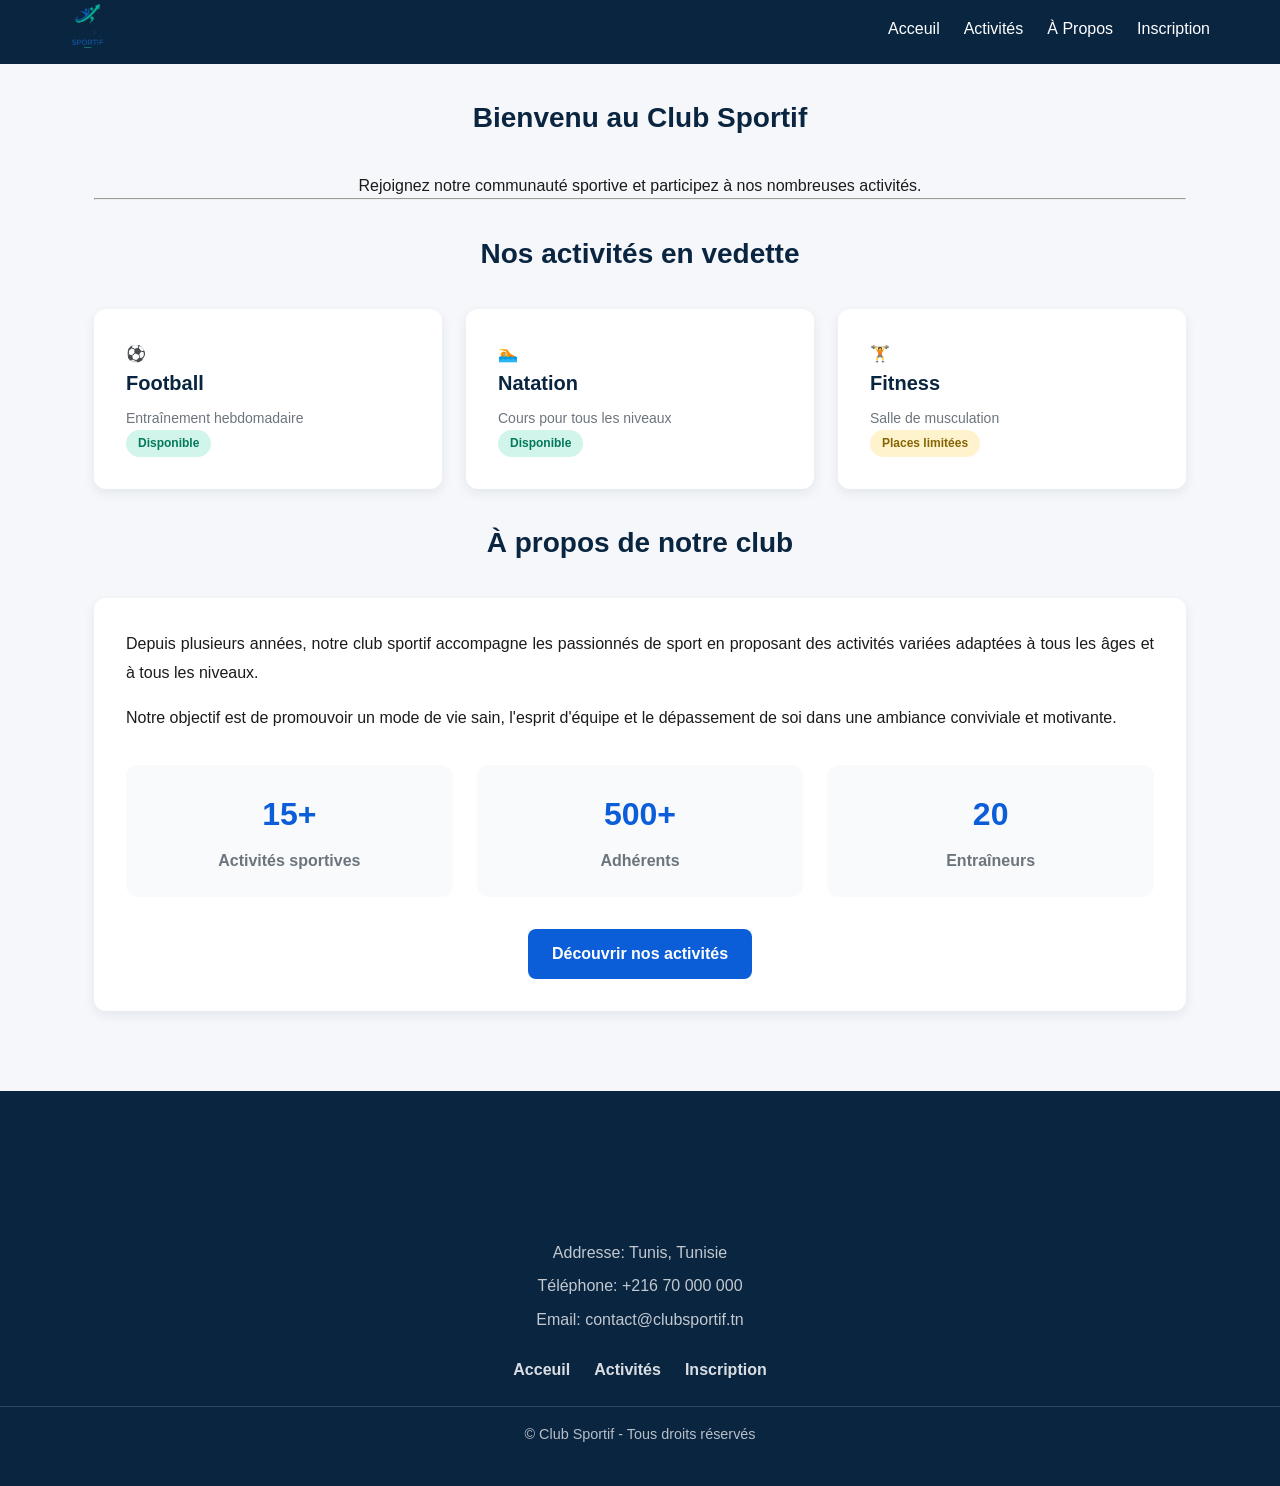
<file: FrontOffice/index.html>
<!DOCTYPE html>
<html lang="fr">

<head>
    <meta charset="UTF-8">
    <meta name="viewport" content="width=device-width, initial-scale=1.0">
    <title>Acceuil</title>
    <link rel="stylesheet" href="../assets/css/style.css">
</head>

<body id="homepage-body">
    <header>

        <nav class="navbar">
            <div class="navbar-inner">
                <a href="#"><img src="../assets/img/logo.png" alt="club logo"></a>

                <div class="navbar-links">
                    <a href="#">Acceuil</a>
                    <a href="#">Activités</a>
                    <a href="#">À Propos</a>
                    <a href="#">Inscription</a>
                </div>
            </div>
        </nav>
    </header>

    <main>
        <div class="container">
            <h2>Bienvenu au Club Sportif</h2>
            <p class="center-text">Rejoignez notre communauté sportive et participez à nos nombreuses activités.</p>
            <hr>
            <h2>Nos activités en vedette</h2>


            <div class="grid-cards act-list">
                <div class="act-card">
                    <p class="icon">&#9917</p>
                    <h3>Football</h3>
                    <p class="muted">Entraînement hebdomadaire</td>
                    <p class="badge badge-paye">Disponible</p>
                </div>

                <div class="act-card">
                    <p class="icon">&#127946</p>
                    <h3>Natation</h3>
                    <p class="muted">Cours pour tous les niveaux</p>
                    <p class="badge badge-paye">Disponible</p>
                </div class="act-card">

                <div class="act-card">
                    <p class="icon">&#127947</p>
                    <h3>Fitness</h3>
                    <p class="muted">Salle de musculation</p>
                    <p class="badge badge-attente">Places limitées</p>
                </div>
            </div>


            <h2>À propos de notre club</h2>
            <div class="about-card about">
                <p class="about-text">Depuis plusieurs années, notre club sportif accompagne les passionnés de sport en
                    proposant des
                    activités
                    variées adaptées à tous les âges et à tous les niveaux.</p>
                <p class="about-text">Notre objectif est de promouvoir un mode de vie sain, l'esprit d'équipe et le
                    dépassement de soi dans
                    une
                    ambiance conviviale et motivante.</p>

                <div class="about-stats">
                    <div class="stat-card">
                        <p class="stat-number">15+</p>
                        <p class="stat-label">Activités sportives</p>
                    </div>
                    <div class="stat-card">
                        <p class="stat-number">500+</p>
                        <p class="stat-label">Adhérents</p>
                    </div>
                    <div class="stat-card">
                        <p class="stat-number">20</p>
                        <p class="stat-label">Entraîneurs</p>
                    </div>
                </div>
                <div class="about-action">
                    <a class="btn btn-primary about-btn" href="#">Découvrir nos activités</a>
                </div>

            </div>

        </div>
    </main>

    <footer>
        <div class="footer-container">
            <h2>Contact</h2>
            <div class="footer-contact">

                <div>
                    <p>Addresse: Tunis, Tunisie</p>
                </div>
                <div>
                    <p>Téléphone: +216 70 000 000</p>
                </div>
                <div>
                    <p>Email: contact@clubsportif.tn</p>
                </div>
            </div>
            <div>

            </div>
            <div class="footer-links">
                <a href="#">Acceuil</a>
                <a href="#">Activités</a>
                <a href="#">Inscription</a>
            </div>

            <p class="footer-bottom">© Club Sportif - Tous droits réservés</p>

        </div>



    </footer>
</body>

</html>
</file>
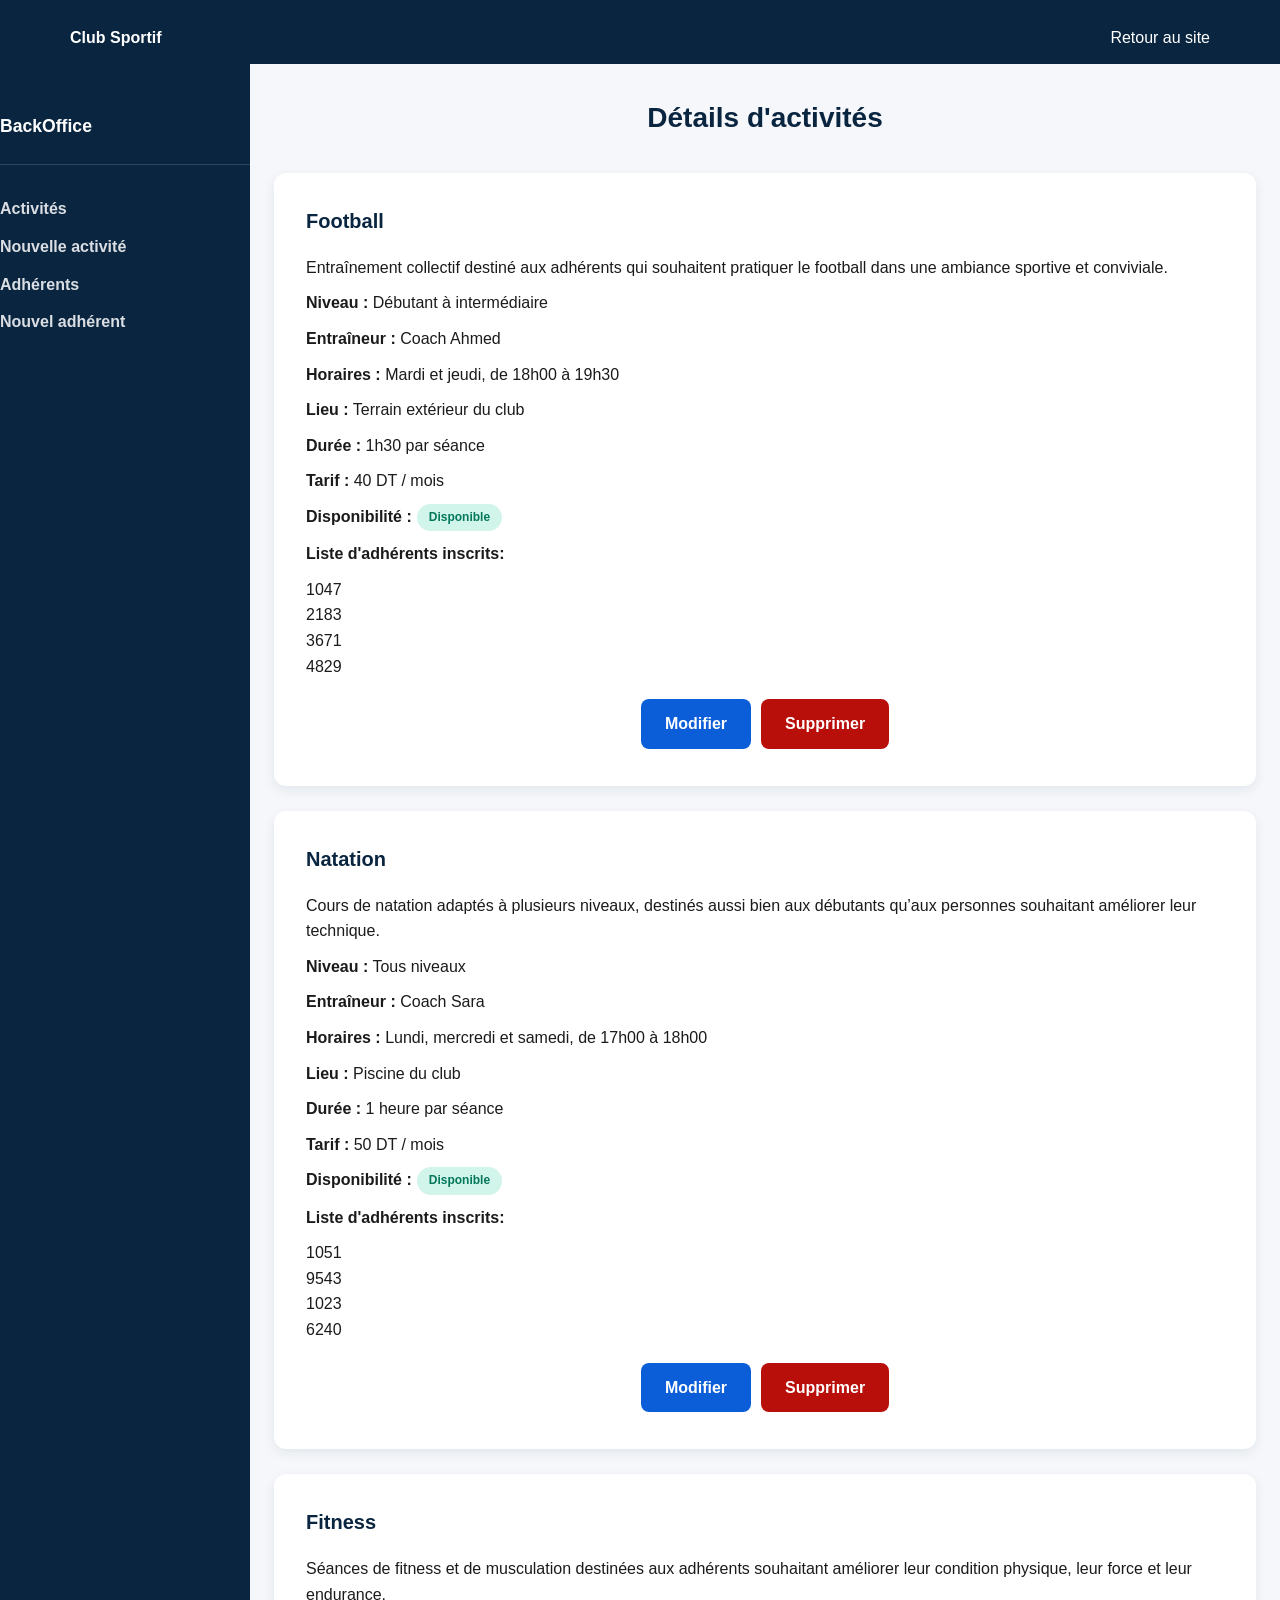
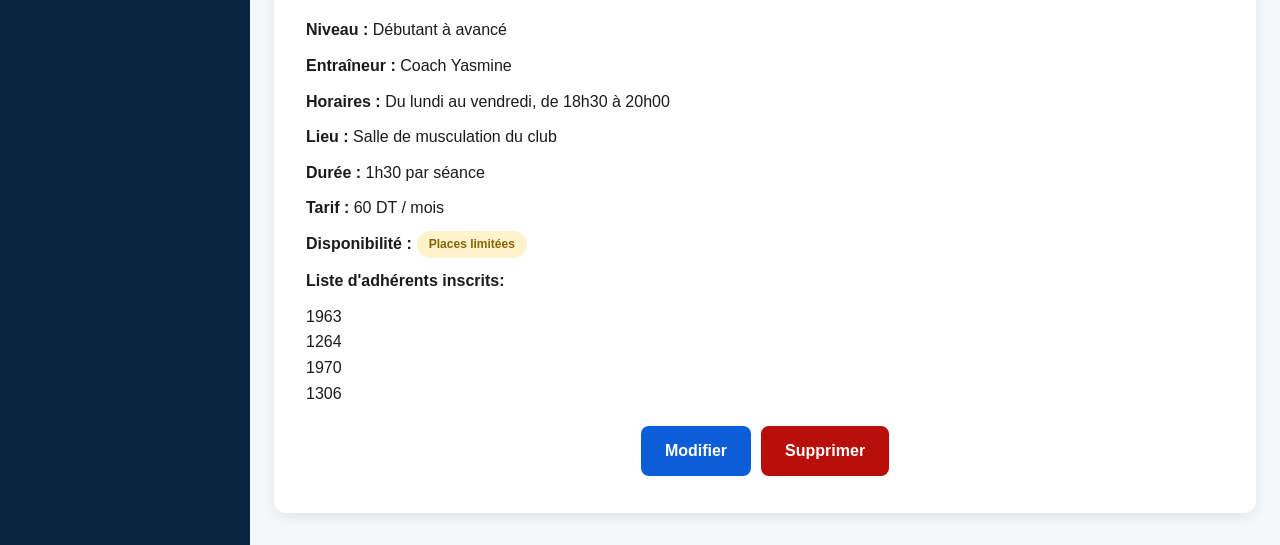
<file: BackOffice/activite-detail.html>
<!DOCTYPE html>
<html lang="fr">

<head>
    <meta charset="UTF-8">
    <meta name="viewport" content="width=device-width, initial-scale=1.0">
    <title>Détails d'activités</title>
    <link rel="stylesheet" href="../assets/css/style.css">
</head>

<body>
    <nav class="backoffice-navbar navbar">
        <div class="navbar-inner">
            <h4>Club Sportif</h4>
            <div class="navbar-links return-link">
                <a href="#">Retour au site</a>
            </div>
        </div>
    </nav>

    <div class="backoffice-layout">
        <div class="sidebar">
            <div class="sidebar-brand ">
                <h4>BackOffice</h4>
            </div>

            <div class="sidebar-nav">
                <a href="#">Activités</a>
                <a href="#">Nouvelle activité</a>
                <a href="#">Adhérents</a>
                <a href="#">Nouvel adhérent</a>
            </div>

        </div>

        <div class="main-content">

            <h2>Détails d'activités</h2>
            <div class="container">
                <div class="act-detail-grid">
                    <div class="act-detail-card">
                        <h3>Football</h3>
                        <p>
                            Entraînement collectif destiné aux adhérents qui souhaitent pratiquer le football dans une
                            ambiance
                            sportive et conviviale.
                        </p>
                        <p>
                            <b>Niveau :</b> Débutant à intermédiaire
                        </p>

                        <p>
                            <b>Entraîneur :</b> Coach Ahmed
                        </p>

                        <p>
                            <b>Horaires :</b> Mardi et jeudi, de 18h00 à 19h30
                        </p>

                        <p>
                            <b>Lieu :</b> Terrain extérieur du club
                        </p>

                        <p>
                            <b>Durée :</b> 1h30 par séance
                        </p>

                        <p>
                            <b>Tarif :</b> 40 DT / mois
                        </p>


                        <div class="badge-div">
                            <p>
                                <b>Disponibilité :</b>
                            <p class="badge badge-paye">Disponible</p>
                            </p>
                        </div>

                        <p>
                            <b>Liste d'adhérents inscrits: </b> <br>
                        <ul>
                            <li>1047</li>
                            <li>2183</li>
                            <li>3671</li>
                            <li>4829</li>
                        </ul>
                        </p>

                        <div class="form-btn-div">
                            <a href="#" class="btn btn-primary">Modifier</a>
                            <a href="#" class="btn btn-danger">Supprimer</a>
                        </div>
                    </div>

                    <div class="act-detail-card">
                        <h3>Natation</h3>
                        <p>
                            Cours de natation adaptés à plusieurs niveaux, destinés aussi bien aux débutants qu’aux
                            personnes
                            souhaitant améliorer leur technique.
                        </p>

                        <p>
                            <b>Niveau :</b> Tous niveaux
                        </p>

                        <p>
                            <b>Entraîneur :</b> Coach Sara
                        </p>

                        <p>
                            <b>Horaires :</b> Lundi, mercredi et samedi, de 17h00 à 18h00
                        </p>

                        <p>
                            <b>Lieu :</b> Piscine du club
                        </p>

                        <p>
                            <b>Durée :</b> 1 heure par séance
                        </p>

                        <p>
                            <b>Tarif :</b> 50 DT / mois
                        </p>
                        <div class="badge-div">
                            <p>
                                <b>Disponibilité :</b>
                            <p class="badge badge-paye">Disponible</p>
                            </p>
                        </div>


                        <p>
                            <b>Liste d'adhérents inscrits: </b> <br>
                        <ul>
                            <li>1051</li>
                            <li>9543</li>
                            <li>1023</li>
                            <li>6240</li>
                        </ul>
                        </p>

                        <div class="form-btn-div">
                            <a href="#" class="btn btn-primary">Modifier</a>
                            <a href="#" class="btn btn-danger">Supprimer</a>
                        </div>
                    </div>

                    <div class="act-detail-card">
                        <h3>Fitness</h3>
                        <p>
                            Séances de fitness et de musculation destinées aux adhérents souhaitant améliorer leur
                            condition
                            physique, leur force et leur endurance.
                        </p>

                        <p>
                            <b>Niveau :</b> Débutant à avancé
                        </p>

                        <p>
                            <b>Entraîneur :</b> Coach Yasmine
                        </p>

                        <p>
                            <b>Horaires :</b> Du lundi au vendredi, de 18h30 à 20h00
                        </p>

                        <p>
                            <b>Lieu :</b> Salle de musculation du club
                        </p>

                        <p>
                            <b>Durée :</b> 1h30 par séance
                        </p>

                        <p>
                            <b>Tarif :</b> 60 DT / mois
                        </p>
                        <div class="badge-div">
                            <p>
                                <b>Disponibilité :</b>
                            <p class="badge badge-attente">Places limitées</p>
                            </p>
                        </div>


                        <p>
                            <b>Liste d'adhérents inscrits: </b> <br>
                        <ul>
                            <li>1963</li>
                            <li>1264</li>
                            <li>1970</li>
                            <li>1306</li>
                        </ul>
                        </p>

                        <div class="form-btn-div">
                            <a href="#" class="btn btn-primary">Modifier</a>
                            <a href="#" class="btn btn-danger">Supprimer</a>
                        </div>
                    </div>
                </div>

            </div>


        </div>
    </div>

</body>

</html>
</file>
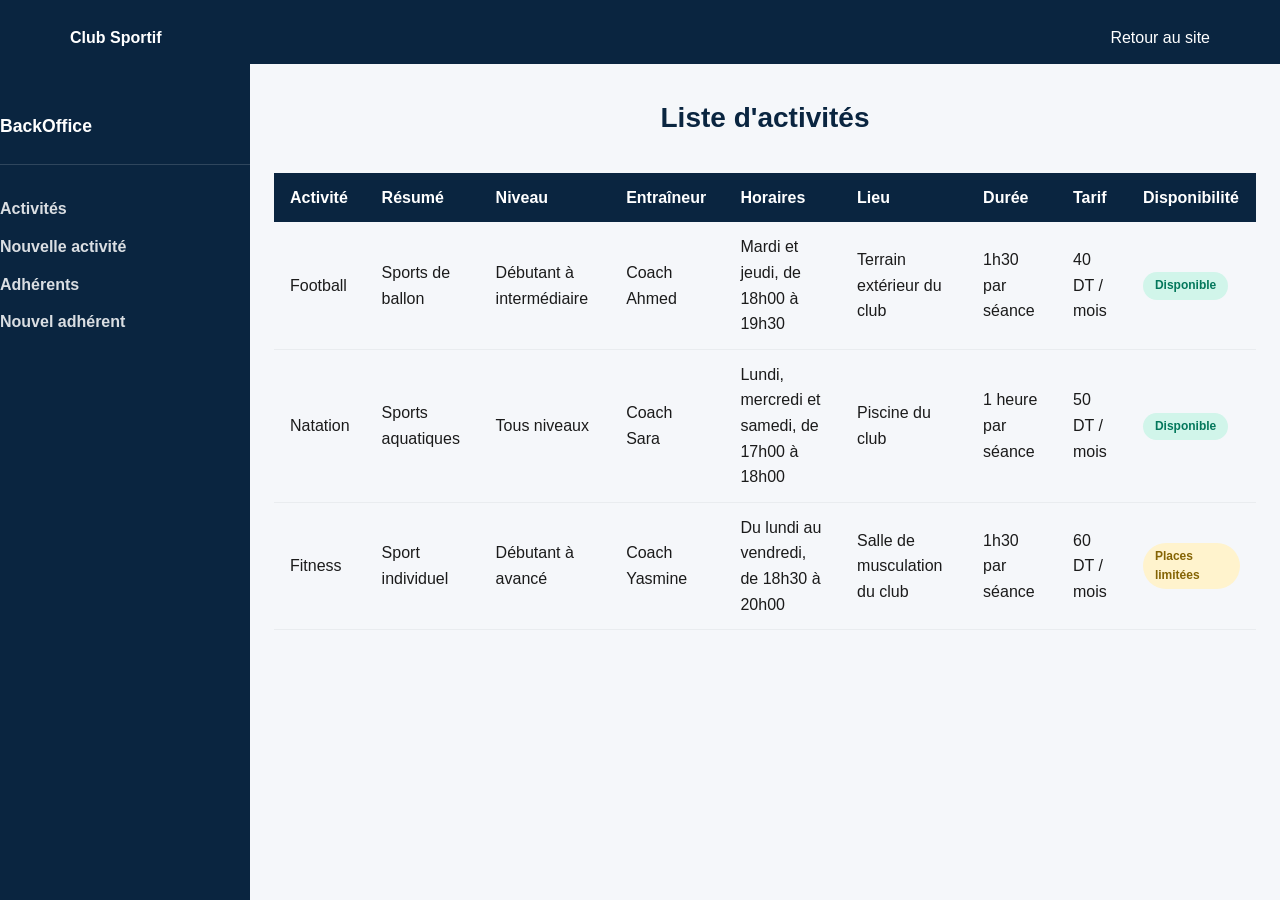
<file: BackOffice/activites-liste.html>
<!DOCTYPE html>
<html lang="fr">

<head>
    <meta charset="UTF-8">
    <meta name="viewport" content="width=device-width, initial-scale=1.0">
    <title>Liste d'activités</title>
    <link rel="stylesheet" href="../assets/css/style.css">
</head>

<body>
    <nav class="backoffice-navbar navbar">
        <div class="navbar-inner">
            <h4>Club Sportif</h4>
            <div class="navbar-links return-link">
                <a href="#">Retour au site</a>
            </div>
        </div>
    </nav>

    <div class="backoffice-layout">
        <div class="sidebar">
            <div class="sidebar-brand ">
                <h4>BackOffice</h4>
            </div>

            <div class="sidebar-nav">
                <a href="#">Activités</a>
                <a href="#">Nouvelle activité</a>
                <a href="#">Adhérents</a>
                <a href="#">Nouvel adhérent</a>
            </div>

        </div>
        <div class="main-content">

            <h2>Liste d'activités</h2>
            <div class="container">
                <table class="table-liste">
                    <tr>
                        <th>Activité</th>
                        <th>Résumé</th>
                        <th>Niveau</th>
                        <th>Entraîneur</th>
                        <th>Horaires</th>
                        <th>Lieu</th>
                        <th>Durée</th>
                        <th>Tarif</th>
                        <th>Disponibilité</th>
                    </tr>

                    <tr>
                        <td>Football</td>
                        <td>Sports de ballon</td>
                        <td>Débutant à intermédiaire</td>
                        <td>Coach Ahmed</td>
                        <td>Mardi et jeudi, de 18h00 à 19h30</td>
                        <td>Terrain extérieur du club</td>
                        <td>1h30 par séance</td>
                        <td>40 DT / mois</td>
                        <td>
                            <p class="badge badge-paye">Disponible</p>
                        </td>

                    </tr>

                    <tr>
                        <td>Natation</td>
                        <td>Sports aquatiques</td>
                        <td>Tous niveaux</td>
                        <td>Coach Sara</td>
                        <td>Lundi, mercredi et samedi, de 17h00 à 18h00</td>
                        <td>Piscine du club</td>
                        <td>1 heure par séance</td>
                        <td>50 DT / mois</td>
                        <td>
                            <p class="badge badge-paye">Disponible</p>
                        </td>

                    </tr>

                    <tr>
                        <td>Fitness</td>
                        <td>Sport individuel</td>
                        <td>Débutant à avancé</td>
                        <td>Coach Yasmine</td>
                        <td>Du lundi au vendredi, de 18h30 à 20h00</td>
                        <td>Salle de musculation du club</td>
                        <td>1h30 par séance</td>
                        <td>60 DT / mois</td>
                        <td>
                            <p class="badge badge-attente">Places limitées</p>
                        </td>

                    </tr>
                </table>
            </div>



        </div>
    </div>

</body>

</html>
</file>
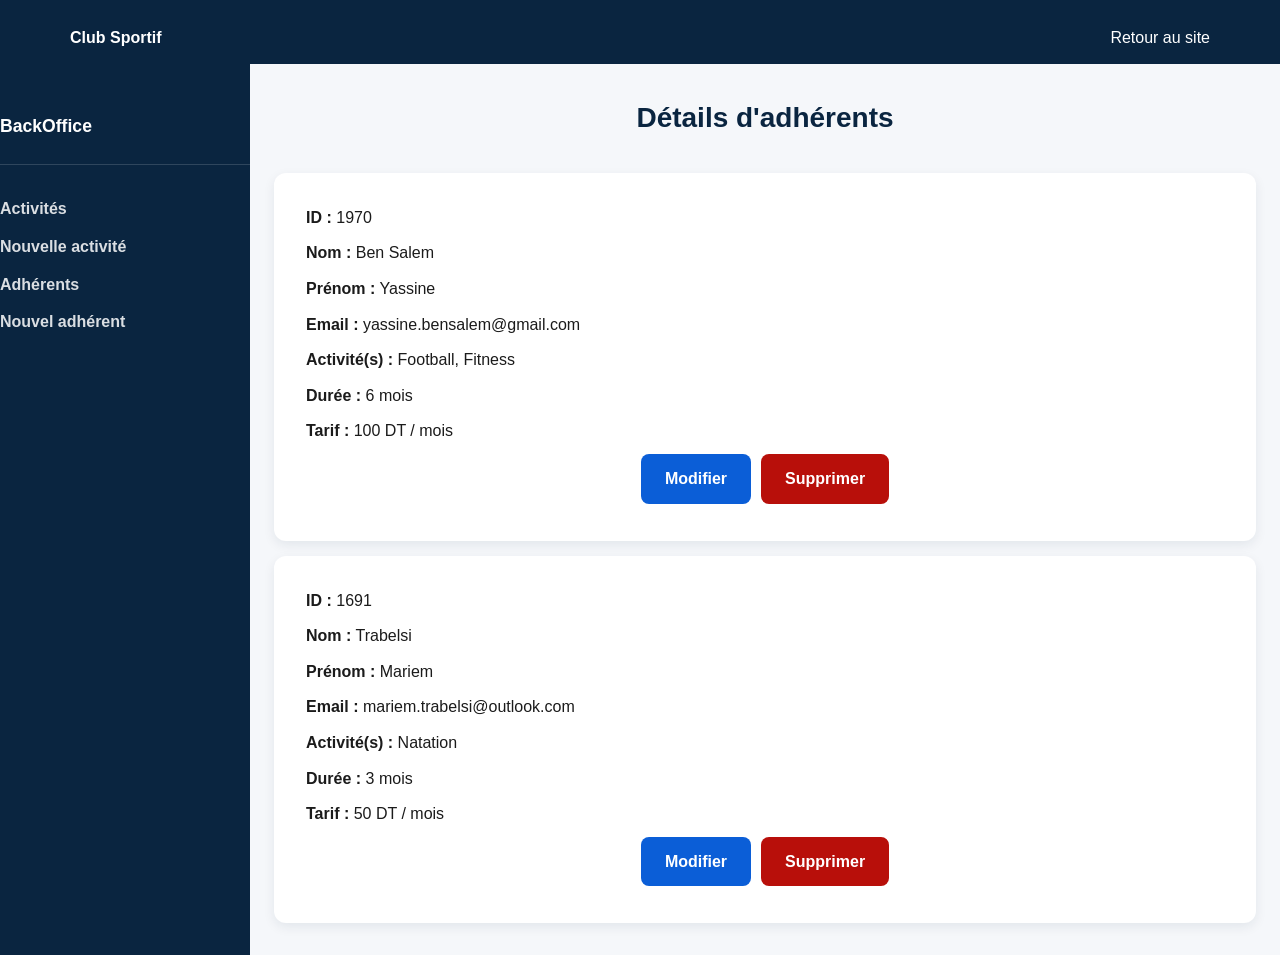
<file: BackOffice/adherent-detail.html>
<!DOCTYPE html>
<html lang="fr">

<head>
    <meta charset="UTF-8">
    <meta name="viewport" content="width=device-width, initial-scale=1.0">
    <title>Acceuil</title>
    <link rel="stylesheet" href="../assets/css/style.css">
</head>

<body>
    <nav class="backoffice-navbar navbar">
        <div class="navbar-inner">
            <h4>Club Sportif</h4>
            <div class="navbar-links return-link">
                <a href="#">Retour au site</a>
            </div>
        </div>
    </nav>
    <div class="backoffice-layout">
        <div class="sidebar">
            <div class="sidebar-brand ">
                <h4>BackOffice</h4>
            </div>

            <div class="sidebar-nav">
                <a href="#">Activités</a>
                <a href="#">Nouvelle activité</a>
                <a href="#">Adhérents</a>
                <a href="#">Nouvel adhérent</a>
            </div>

        </div>

        <div class="main-content">

            <h2>Détails d'adhérents</h2>
            <div class="container">
                <div class="adh-detail-grid">
                    <div class="adh-detail-card">
                        <p>
                            <b>ID :</b> 1970
                        </p>

                        <p>
                            <b>Nom :</b> Ben Salem
                        </p>

                        <p>
                            <b>Prénom :</b> Yassine
                        </p>

                        <p>
                            <b>Email :</b> yassine.bensalem@gmail.com
                        </p>
                        <p>
                            <b>Activité(s) :</b> Football, Fitness
                        </p>
                        <p>
                            <b>Durée :</b> 6 mois
                        </p>

                        <p>
                            <b>Tarif :</b> 100 DT / mois
                        </p>

                        <div class="form-btn-div">
                            <a href="#" class="btn btn-primary">Modifier</a>
                            <a href="#" class="btn btn-danger">Supprimer</a>
                        </div>
                    </div>

                    <div class="adh-detail-card">

                        <p>
                            <b>ID :</b> 1691
                        </p>

                        <p>
                            <b>Nom :</b> Trabelsi
                        </p>

                        <p>
                            <b>Prénom :</b> Mariem
                        </p>

                        <p>
                            <b>Email :</b> mariem.trabelsi@outlook.com
                        </p>

                        <p>
                            <b>Activité(s) :</b> Natation
                        </p>

                        <p>
                            <b>Durée :</b> 3 mois
                        </p>

                        <p>
                            <b>Tarif :</b> 50 DT / mois
                        </p>


                        <div class="form-btn-div">
                            <a href="#" class="btn btn-primary">Modifier</a>
                            <a href="#" class="btn btn-danger">Supprimer</a>
                        </div>
                    </div>
                </div>

            </div>


        </div>

    </div>

</body>

</html>
</file>
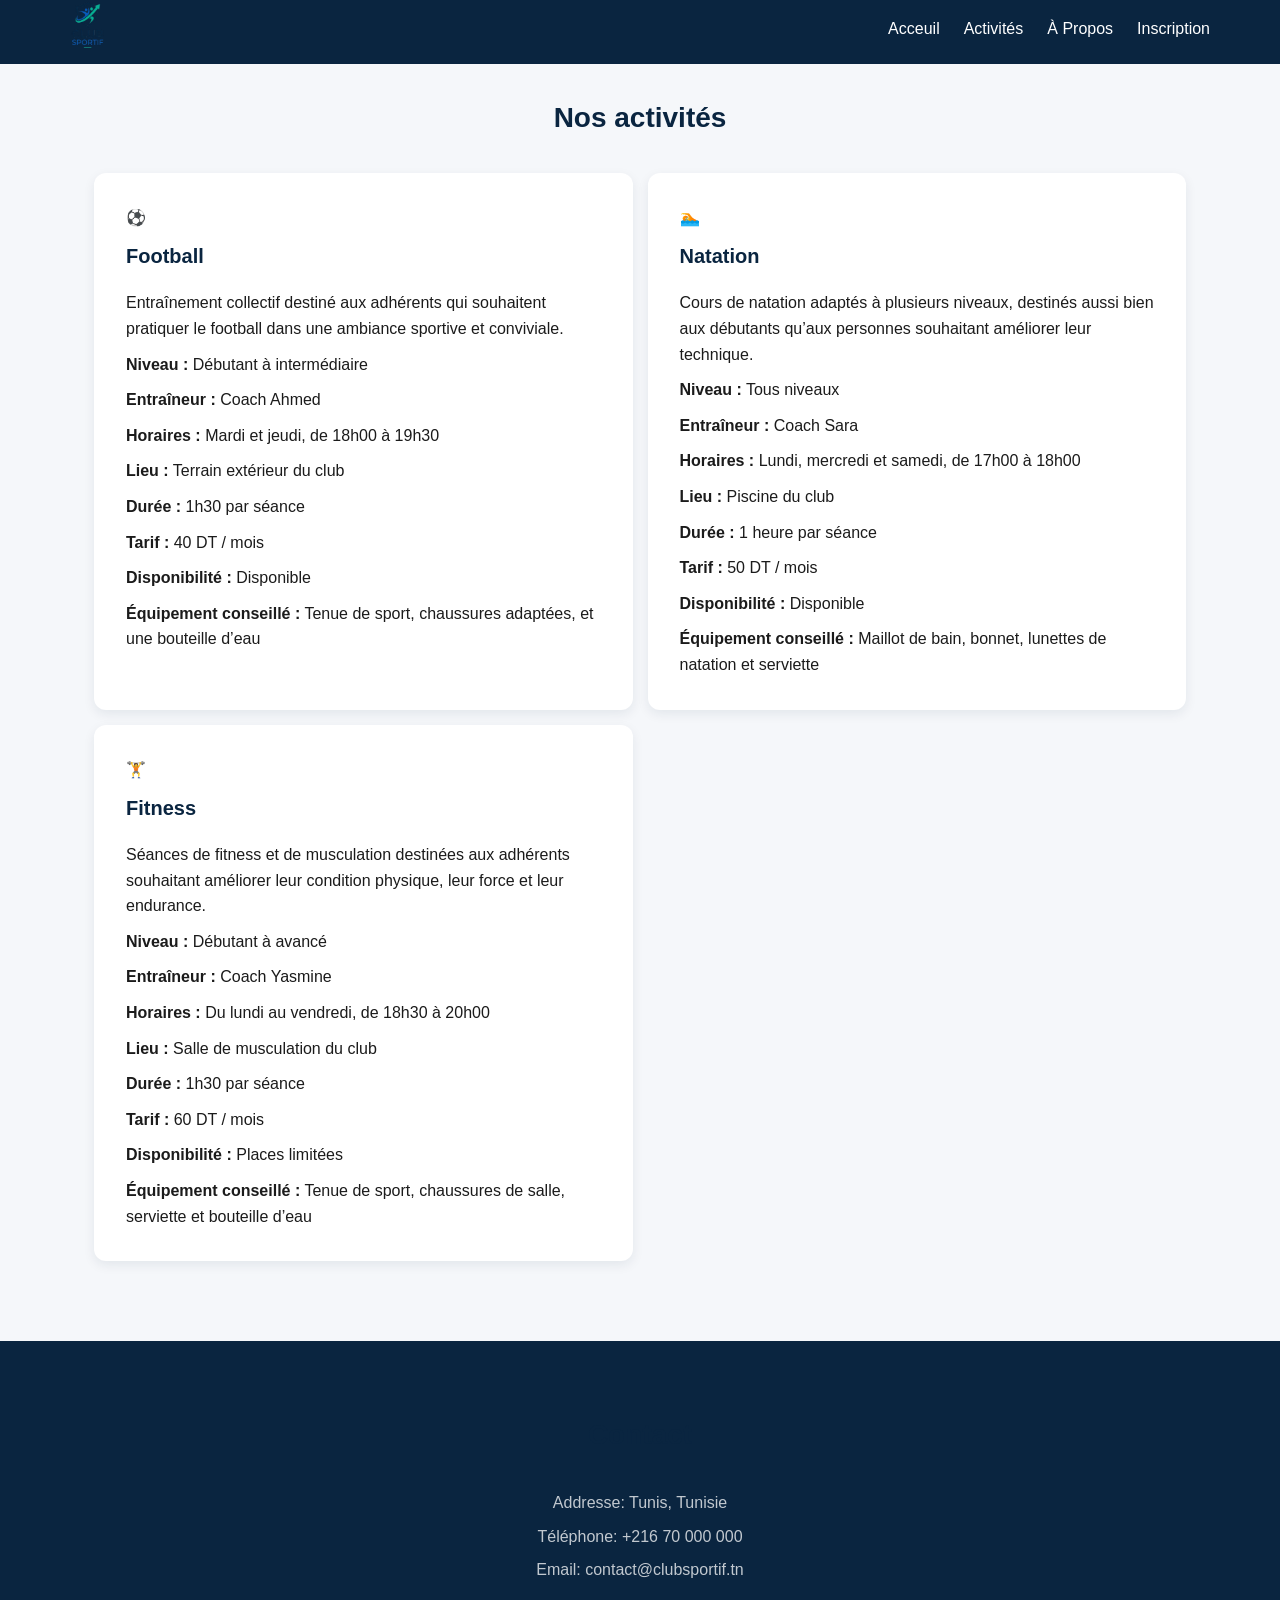
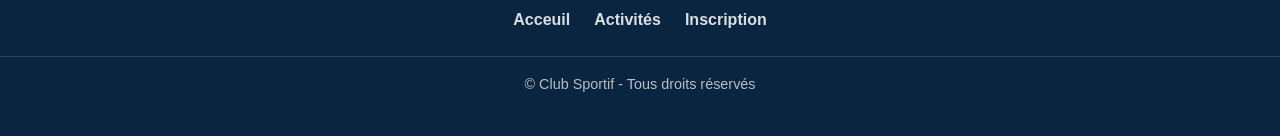
<file: FrontOffice/activites-liste.html>
<!DOCTYPE html>
<html lang="fr">

<head>
    <meta charset="UTF-8">
    <meta name="viewport" content="width=device-width, initial-scale=1.0">
    <title>Acceuil</title>
    <link rel="stylesheet" href="../assets/css/style.css">
</head>

<body>
    <header>

        <nav class="navbar">
            <div class="navbar-inner">
                <a href="#"><img src="../assets/img/logo.png" alt="club logo"></a>

                <div class="navbar-links">
                    <a href="#">Acceuil</a>
                    <a href="#">Activités</a>
                    <a href="#">À Propos</a>
                    <a href="#">Inscription</a>
                </div>
            </div>
        </nav>
    </header>

    <main>
        <div class="container">
            <h2>Nos activités</h2>
            <div class="act-list-grid">
                <div class="act-list-card">
                    <p class="icon">&#9917</p>
                    <h3>Football</h3>
                    <p>
                        Entraînement collectif destiné aux adhérents qui souhaitent pratiquer le football dans une
                        ambiance
                        sportive et conviviale.
                    </p>
                    <p>
                        <b>Niveau :</b> Débutant à intermédiaire
                    </p>

                    <p>
                        <b>Entraîneur :</b> Coach Ahmed
                    </p>

                    <p>
                        <b>Horaires :</b> Mardi et jeudi, de 18h00 à 19h30
                    </p>

                    <p>
                        <b>Lieu :</b> Terrain extérieur du club
                    </p>

                    <p>
                        <b>Durée :</b> 1h30 par séance
                    </p>

                    <p>
                        <b>Tarif :</b> 40 DT / mois
                    </p>

                    <p>
                        <b>Disponibilité :</b> Disponible
                    </p>

                    <p>
                        <b>Équipement conseillé :</b> Tenue de sport, chaussures adaptées, et une bouteille d’eau
                    </p>


                </div>

                <div class="act-list-card">
                    <p class="icon">&#127946</p>
                    <h3>Natation</h3>
                    <p>
                        Cours de natation adaptés à plusieurs niveaux, destinés aussi bien aux débutants qu’aux
                        personnes
                        souhaitant améliorer leur technique.
                    </p>

                    <p>
                        <b>Niveau :</b> Tous niveaux
                    </p>

                    <p>
                        <b>Entraîneur :</b> Coach Sara
                    </p>

                    <p>
                        <b>Horaires :</b> Lundi, mercredi et samedi, de 17h00 à 18h00
                    </p>

                    <p>
                        <b>Lieu :</b> Piscine du club
                    </p>

                    <p>
                        <b>Durée :</b> 1 heure par séance
                    </p>

                    <p>
                        <b>Tarif :</b> 50 DT / mois
                    </p>

                    <p>
                        <b>Disponibilité :</b> Disponible
                    </p>

                    <p>
                        <b>Équipement conseillé :</b> Maillot de bain, bonnet, lunettes de natation et serviette
                    </p>

                </div>

                <div class="act-list-card">
                    <p class="icon">&#127947</p>
                    <h3>Fitness</h3>
                    <p>
                        Séances de fitness et de musculation destinées aux adhérents souhaitant améliorer leur condition
                        physique, leur force et leur endurance.
                    </p>

                    <p>
                        <b>Niveau :</b> Débutant à avancé
                    </p>

                    <p>
                        <b>Entraîneur :</b> Coach Yasmine
                    </p>

                    <p>
                        <b>Horaires :</b> Du lundi au vendredi, de 18h30 à 20h00
                    </p>

                    <p>
                        <b>Lieu :</b> Salle de musculation du club
                    </p>

                    <p>
                        <b>Durée :</b> 1h30 par séance
                    </p>

                    <p>
                        <b>Tarif :</b> 60 DT / mois
                    </p>

                    <p>
                        <b>Disponibilité :</b> Places limitées
                    </p>

                    <p>
                        <b>Équipement conseillé :</b> Tenue de sport, chaussures de salle, serviette et bouteille d’eau
                    </p>
                </div>
            </div>
        </div>


    </main>

    <footer>
        <div class="footer-container">
            <h2>Contact</h2>
            <div class="footer-contact">

                <div>
                    <p>Addresse: Tunis, Tunisie</p>
                </div>
                <div>
                    <p>Téléphone: +216 70 000 000</p>
                </div>
                <div>
                    <p>Email: contact@clubsportif.tn</p>
                </div>
            </div>
            <div>

            </div>
            <div class="footer-links">
                <a href="#">Acceuil</a>
                <a href="#">Activités</a>
                <a href="#">Inscription</a>
            </div>

            <p class="footer-bottom">© Club Sportif - Tous droits réservés</p>

        </div>
</body>

</html>
</file>
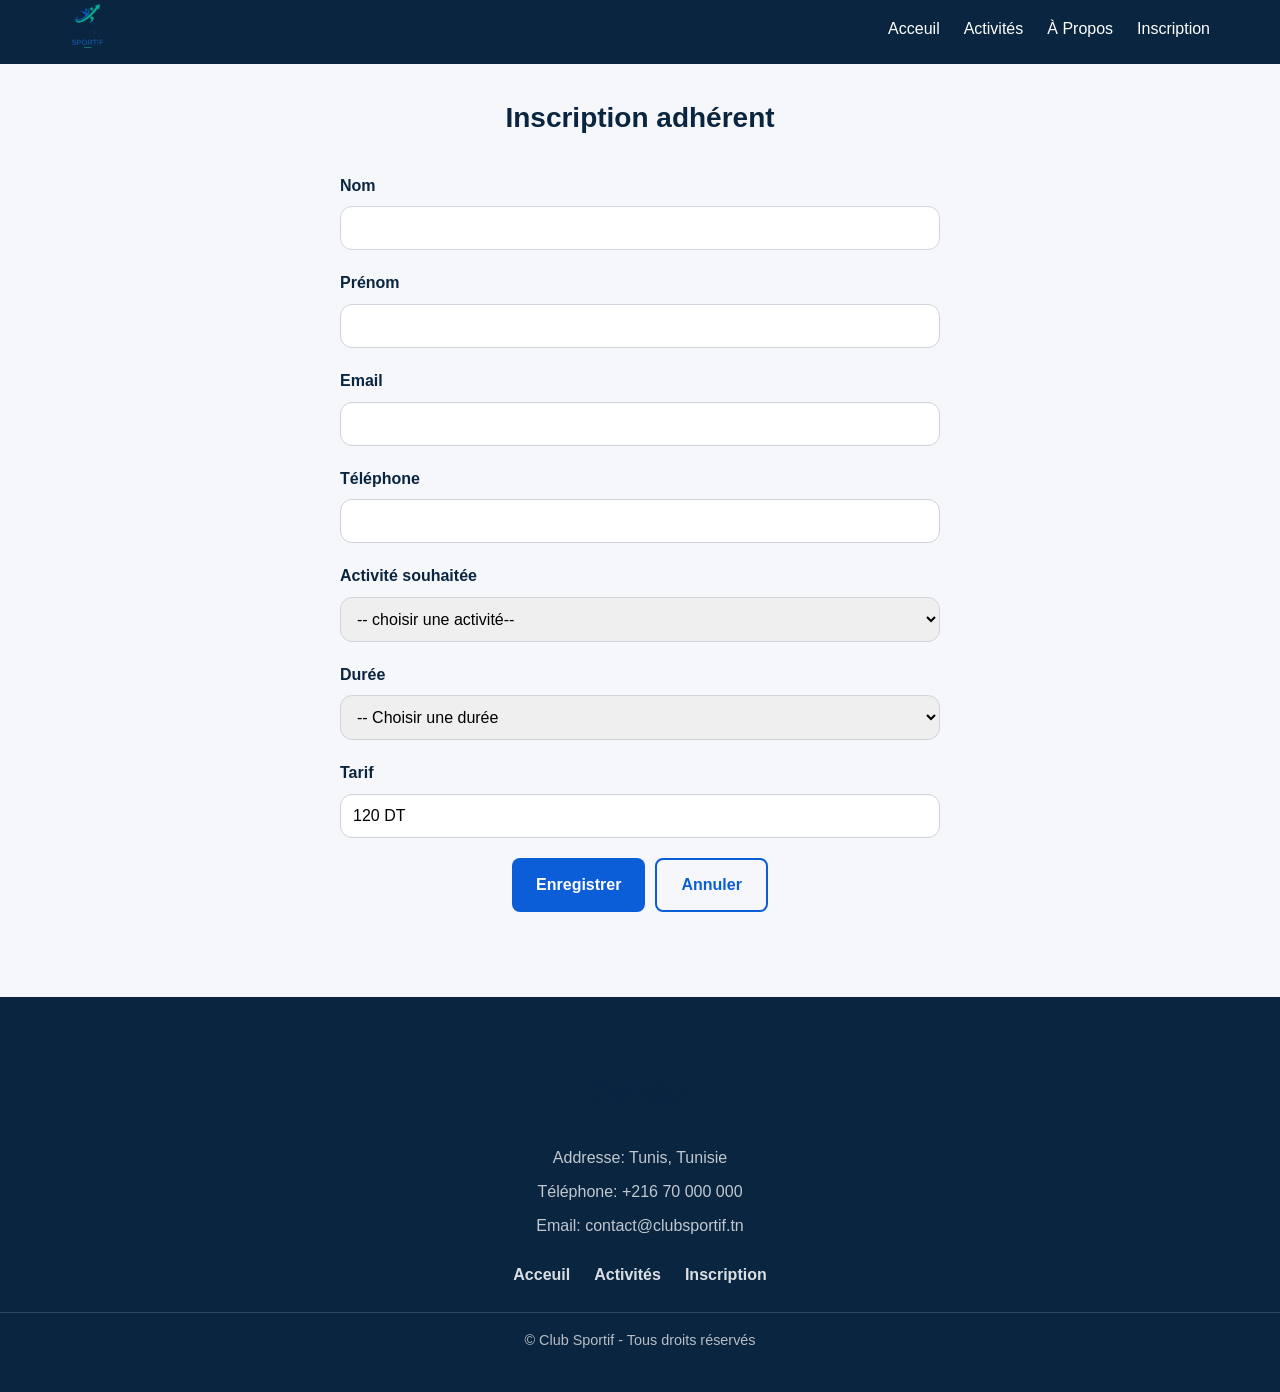
<file: FrontOffice/inscription-adherent.html>
<!DOCTYPE html>
<html lang="fr">

<head>
    <meta charset="UTF-8">
    <meta name="viewport" content="width=device-width, initial-scale=1.0">
    <title>Inscription adhérent</title>
    <link rel="stylesheet" href="../assets/css/style.css">
</head>

<body>
    <header>

        <nav class="navbar">
            <div class="navbar-inner">
                <a href="#"><img src="../assets/img/logo.png" alt="club logo"></a>

                <div class="navbar-links">
                    <a href="#">Acceuil</a>
                    <a href="#">Activités</a>
                    <a href="#">À Propos</a>
                    <a href="#">Inscription</a>
                </div>
            </div>
        </nav>
    </header>

    <main>
        <h2>Inscription adhérent</h2>
        <div class="form-container">
            

            <form class="form-card" action="#" method="post">
                <label for="">Nom</label>
                <input type="text" minlength="2" maxlength="30" pattern="[a-zA-Z -]+" required>

                <label for="">Prénom</label>
                <input type="text" minlength="2" maxlength="30" pattern="[a-zA-Z -]+" required>

                <label for="">Email</label>
                <input type="text" pattern=".+@(gmail\.com|outlook\.com|yahoo\.com|icloud\.com)" minlength="11"
                    maxlength="255" required>

                <label for="">Téléphone</label>
                <input type="tel" pattern="[(0-9)]{8,15}" required>

                <label for="">Activité souhaitée</label>
                <select name="" id="" required>
                    <option value="">-- choisir une activité-- </option>
                    <option value="football">Football</option>
                    <option value="natation">Natation</option>
                    <option value="fitness">Fitness</option>
                </select>

                <label for="">Durée</label>
                <select name="" id="">
                    <option value="">-- Choisir une durée</option>
                    <option value="1">1 mois</option>
                    <option value="3">3 mois</option>
                    <option value="6">6 mois</option>
                    <option value="12">12 mois</option>
                </select>

                <label for="">Tarif</label>
                <input type="text" value="120 DT" readonly>

                <div class="form-btn-div">
                        <button type="submit" class="btn btn-primary">Enregistrer</button>
                        <a class="btn btn-secondary">Annuler</a>
                </div>

            </form>
        </div>

    </main>


    <footer>
        <div class="footer-container">
            <h2>Contact</h2>
            <div class="footer-contact">

                <div>
                    <p>Addresse: Tunis, Tunisie</p>
                </div>
                <div>
                    <p>Téléphone: +216 70 000 000</p>
                </div>
                <div>
                    <p>Email: contact@clubsportif.tn</p>
                </div>
            </div>
            <div>

            </div>
            <div class="footer-links">
                <a href="#">Acceuil</a>
                <a href="#">Activités</a>
                <a href="#">Inscription</a>
            </div>

            <p class="footer-bottom">© Club Sportif - Tous droits réservés</p>

        </div>
</body>

</html>
</file>
<file: assets/css/style.css>
:root {
  --color-primary: #0b5ed7;
  --color-primary-dark: #094db8;
  --color-navy: #0a2540;
  --color-red: #B80F0A;
  --color-accent: #00c2a2;
  --color-bg: #f5f7fa;
  --color-white: #ffffff;
  --color-text: #1b1b1b;
  --color-muted: #6c757d;
  --color-border: #ced4da;
  --radius-card: 12px;
  --radius-input: 8px;
  --shadow-card: 0 4px 12px rgba(10, 37, 64, 0.08);
  --font-heading: "Segoe UI", "Helvetica Neue", Arial, sans-serif;
  --font-body: "Segoe UI", "Helvetica Neue", Arial, sans-serif;
}

* {
  box-sizing: border-box;
  margin: 0;
  padding: 0;
}

body {
  font-family: var(--font-body);
  font-size: 16px;
  line-height: 1.6;
  color: var(--color-text);
  background: var(--color-bg);
}

h1,
h2,
h3 {
  font-family: var(--font-heading);
  color: var(--color-navy);
}

h1 {
  font-size: 2.5rem;
  font-weight: 700;
  line-height: 1.2;
  margin-bottom: 1rem;
}

h2 {
  font-size: 1.75rem;
  font-weight: 700;
  margin-bottom: 2rem;
  margin-top: 2rem;
  text-align: center;
}

h3 {
  font-size: 1.25rem;
  font-weight: 600;
  margin-bottom: 0.5rem;
}

.muted {
  color: var(--color-muted);
  font-size: 0.875rem;
}

.container {
  max-width: 1140px;
  margin: 0 auto;
  padding: 0 1.5rem;
}

.navbar {
  background-color: var(--color-navy);
  height: 64px;
}

.navbar a {
  color: white;
  text-decoration: none;
  font-weight: 500;
  transition: color 0.2s ease;
}

.navbar a:hover {
  color: var(--color-accent);
}

.navbar-inner {
  display: flex;
  justify-content: space-between;
  align-items: center;
  padding: 0 70px;
}

.navbar-inner h4 {
  color: white;
}

.navbar-links {
  display: flex;
  gap: 1.5rem;
}

.navbar img {
  height: 50px;
}

.backoffice-navbar .navbar-inner {
  padding: 25px 70px;
}

.grid-cards {
  display: grid;
  grid-template-columns: repeat(auto-fill, minmax(300px, 1fr));
  gap: 1.5rem;
  margin-bottom: 2rem;
}

.act-list-grid, .adh-detail-grid{
  display: grid;
  grid-template-columns: repeat(auto-fill, minmax(500px, 1fr));
  gap: 15px;
  margin-bottom: 2rem;
}

.act-detail-grid {
  display: grid;
  grid-template-columns: repeat(auto-fill, minmax(500px, 1fr));
  gap: 25px;
  margin-bottom: 2rem;
}

.act-card,
.act-list-card, .act-detail-card, .adh-detail-card{
  background-color: var(--color-white);
  border-radius: var(--radius-card);
  box-shadow: var(--shadow-card);
  padding: 2rem;
  transition:
    color 0.2s ease,
    box-shadow 0.2s ease;
}

.act-list-card, .act-detail-card, .adh-detail-card {
  display: flex;
  flex-direction: column;
  gap: 10px;
}

.act-card:hover,
.act-list-card:hover, .act-detail-card:hover, .adh-detail-card:hover {
  transform: translateY(-4px);
  box-shadow: 0 8px 20px rgba(10, 37, 64, 0.12);
}

.act-detail-card li {
  list-style: none;
}

.icon {
  display: inline-block;
  transition: transform 0.25s ease;
  align-self: flex-start;
}

.icon:hover {
  transform: scale(1.15) rotate(-6deg);
  transition: transform 0.25s ease;
}

.center-text {
  text-align: center;
}

.badge {
  display: inline-block;
  border-radius: 999px;
  padding: 0.25rem 0.75rem;
  font-size: 0.75rem;
  font-weight: 600;
}

.badge-paye {
  background: #d1f5ea;
  color: #04785c;
}

.badge-attente {
  background: #fff3cd;
  color: #856404;
}

.badge-accent{
  background: var(--color-accent);
  color: white;
}

.table-cell-badge {
  margin-top: auto;
  margin-bottom: auto;
}

.badge-div{
  display: flex;
  gap: 5px;
}

.btn {
  display: inline-block;
  border: none;
  border-radius: 8px;
  padding: 0.75rem 1.5rem;
  font-family: var(--font-body);
  font-weight: 600;
  font-size: 1rem;
  cursor: pointer;
  text-decoration: none;
  text-align: center;
}

.btn-primary {
  background: var(--color-primary);
  color: #fff;
}

.btn-primary:hover {
  background: var(--color-primary-dark);
}

.btn-secondary {
  background: transparent;
  border: 2px solid var(--color-primary);
  color: var(--color-primary);
}

.btn-danger {
  background: var(--color-red);
  color: #fff;
}
.about-btn {
  margin-left: auto;
  margin-right: auto;
}

.form-btn-div {
  display: flex;
  justify-content: center;
}

.save-btn form {
  display: inline-block;
  max-width: 800px;
  margin-left: auto;
  margin-right: auto;
}
.form-container {
  display: flex;
  justify-content: center;
}

.form-card{
  display: flex;
  flex-direction: column;
  width: 100%;
  max-width: 600px;
  margin-right: 10px;
  margin-left: 10px;
}

.form-card label {
  display: block;
  font-weight: 600;
  color: var(--color-navy);
  margin-bottom: 0.5rem;
}

.form-card input,
.form-card select,
.form-card textarea {
  width: 100%;
  border: 1px solid var(--color-border);
  border-radius: var(--radius-card);
  padding: 0.75rem;
  font-size: 1rem;
  font-family: var(--font-body);
  margin-bottom: 1.25rem;
}

.form-card input:hover,
.form-card select:hover,
.form-card textarea:hover {
  outline: none;
  border-color: var(--color-primary);
  box-shadow: 0 0 0 3px rgba(11, 94, 215, 0.15);
}

.form-card input[type="checkbox"]{
  cursor: pointer; 
}

.form-btn-div button,
.form-btn-div a {
  margin: 0px 5px 5px 5px;
}


.table-liste,
.table-inscrits {
  width: 100%;
  border-collapse: collapse;
}

th {
  background: var(--color-navy);
  color: #fff;
  text-align: left;
  padding: 0.75rem 1rem;
}

td {
  padding: 0.75rem 1rem;
  border-bottom: 1px solid #e9ecef;
}

tr:hover td {
  background: #f1f5fb;
}

.about {
  padding: 4rem 0;
}

.about-card {
  background: var(--color-white);
  border-radius: var(--radius-card);
  box-shadow: var(--shadow-card);
  padding: 2rem;
}

.about-text {
  color: var(--color-text);
  line-height: 1.8;
  text-align: justify;
  margin-bottom: 1rem;
}

.about-stats {
  display: grid;
  /* grid-template-columns: repeat(3, 1fr); */
  grid-template-columns: repeat(auto-fill, minmax(250px, 1fr));
  gap: 1.5rem;
  margin: 2rem 0;
}

.stat-card {
  background: #f8fafc;
  border-radius: var(--radius-card);
  padding: 1.5rem;
  text-align: center;
}

.stat-number {
  color: var(--color-primary);
  font-size: 2rem;
  margin-bottom: 0.5rem;
  font-weight: 600;
}

.stat-label {
  color: var(--color-muted);
  font-weight: 600;
}

.about-action {
  text-align: center;
}

footer {
  background-color: var(--color-navy);
  color: var(--color-white);
  margin-top: 5rem;
  padding: 2.5rem 0;
}

.footer-container {
  text-align: center;
}

.footer-links {
  display: flex;
  justify-content: center;
  gap: 1.5rem;
  margin-bottom: 1.5rem;
}

.footer-links a {
  color: rgba(255, 255, 255, 0.85);
  text-decoration: none;
  font-weight: 600;
  transition: color 0.2s ease;
}

.footer-links a:hover {
  color: var(--color-accent);
}

.footer-contact {
  margin-bottom: 1.5rem;
  color: rgba(255, 255, 255, 0.75);
}

.footer-contact p {
  margin-bottom: 0.5rem;
}

.footer-bottom {
  border-top: 1px solid rgba(255, 255, 255, 0.15);
  padding-top: 1rem;
  color: rgba(255, 255, 255, 0.7);
  font-size: 0.9rem;
}

.backoffice-layout {
  display: flex;
  min-height: calc(100vh - 64px);
}

.sidebar {
  width: 250px;
  background: var(--color-navy);
  color: var(--color-white);
  flex-shrink: 0;
  padding: 1.5rem 0;
}

.sidebar-brand {
  padding: 1.5rem 0;
  font-size: 1.1rem;
  font-weight: 700;
  border-bottom: 1px solid rgba(255, 255, 255, 0.15);
  margin-bottom: 1.2rem;
}

.sidebar-nav {
  display: flex;
  flex-direction: column;
  align-items: flex-start;
  gap: 0.75rem;
  padding: 0.75rem 0; /* here*/
}

.sidebar-nav a {
  color: rgba(255, 255, 255, 0.85);
  text-decoration: none;
  font-weight: 600;
  transition: color 0.2s ease;
}

.sidebar-nav a:hover{
  color: var(--color-accent);
}

.main-content{
  flex: 1;
  padding: 2rem;
  background-color: var(--color-bg);
  max-width: none;
  padding: 0;
}

@media (max-width: 600px) {
  /* .navbar-links {
    flex-direction: column;
    gap: 0.75rem;
  } */

  .navbar{
    height: 70px;
  }

  .navbar-inner{
    padding: 0 20px;
  }

  .grid-cards{
    grid-template-columns: 1fr;
  }
}

@media  (min-width: 601px) and (max-width: 1024px) {
    .grid-cards{
      grid-template-columns: repeat(2, 1fr);
    }
}

@keyframes fadeInUp {
  from {
    opacity: 0;
    transform: translateY(16px);
  }
  to {
    opacity: 1;
    transform: translateY(0);
  }
}

.act-card, .adh-card{
  animation: fadeInUp 0.4s ease both;
}

@media (max-width: 768px) {
  .backoffice-layout{
    flex-direction: column;
  }

  .backoffice-layout .sidebar{
    width: 100%;
    padding: 1rem 0;
  }

  .backoffice-layout .sidebar .sidebar-nav{
    display: flex;
    flex-wrap: wrap;
    gap: 0;
  }

  .backoffice-layout .sidebar .sidebar-nav a{
    padding: 0.5rem 1rem;
  }
}

@media (max-width: 600px) {
  /* .navbar-links{
    flex-direction: column;
    gap: 0.75rem;
  } */

  .grid-cards{
    grid-template-columns: 1fr;
  }
}
</file>
